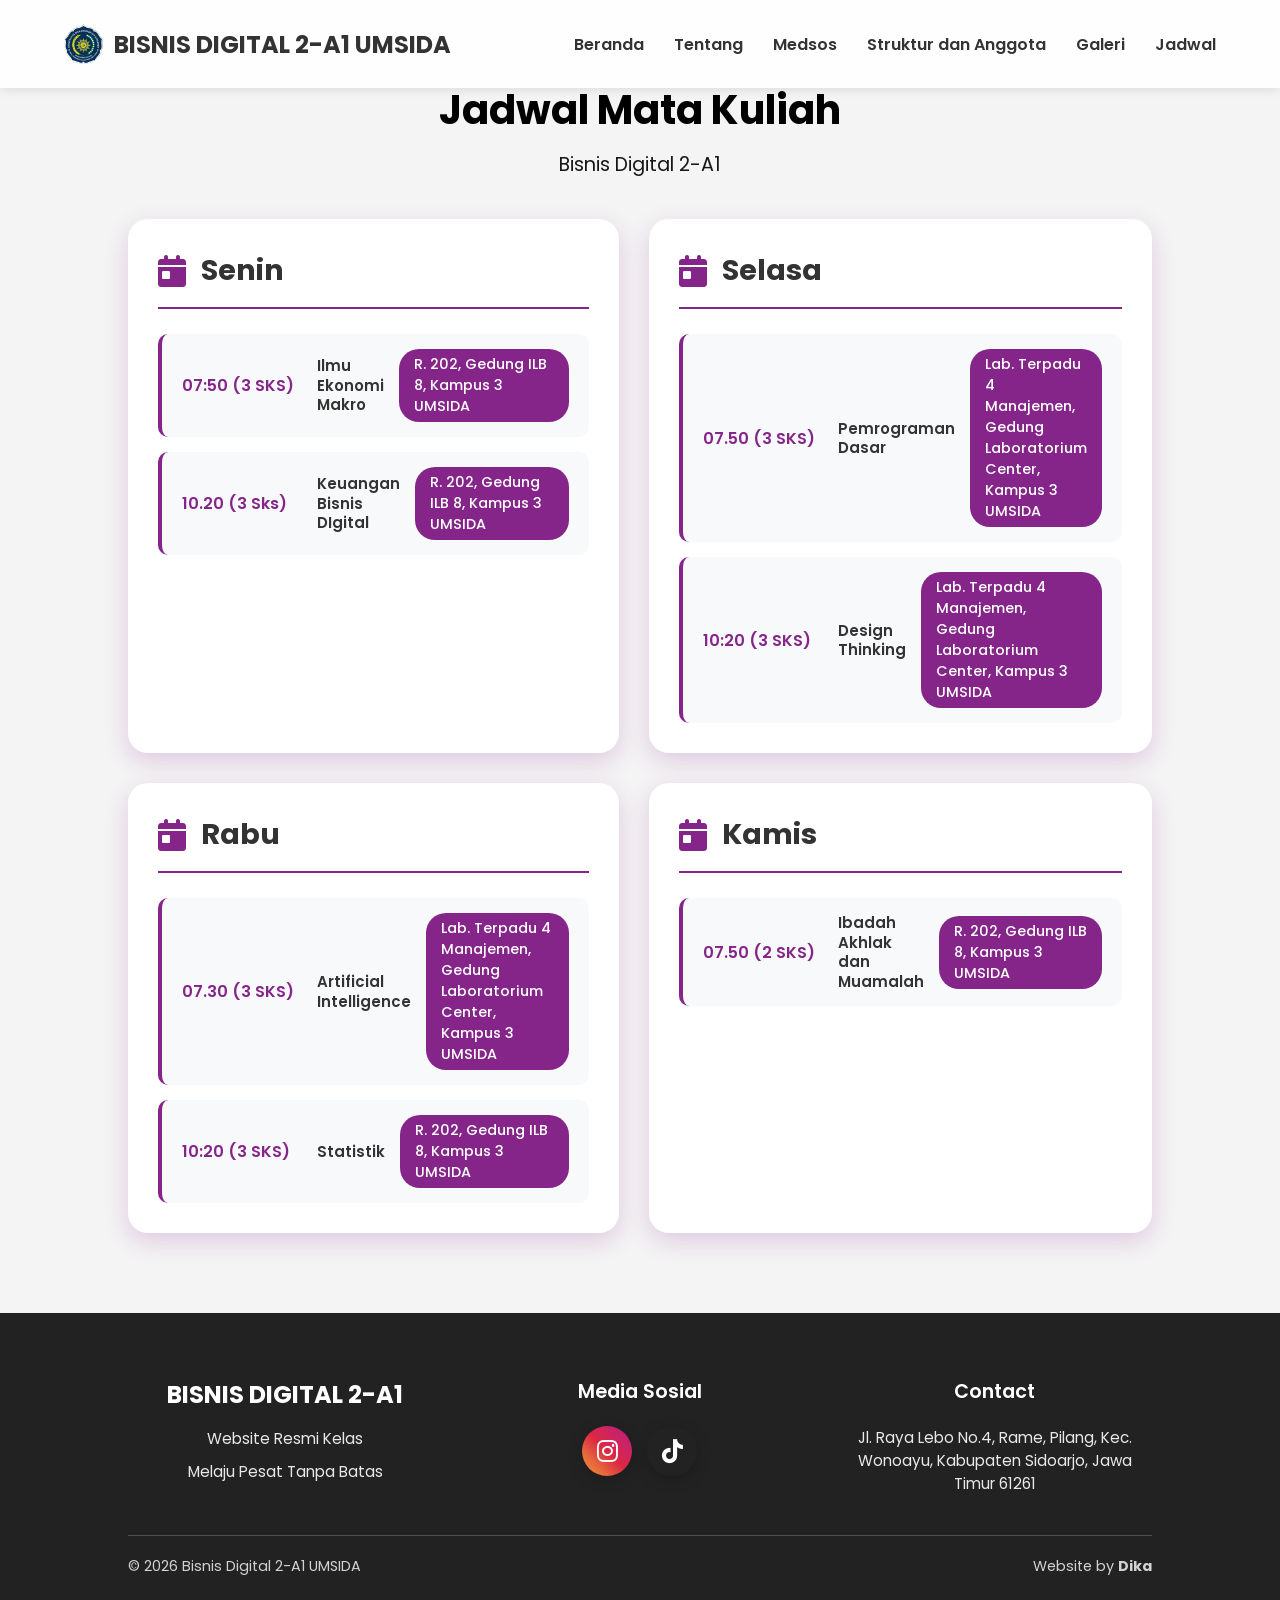
<file: jadwal matkul.html>
<!DOCTYPE html>
<html lang="id">
<head>
    <meta charset="UTF-8">
    <meta name="viewport" content="width=device-width, initial-scale=1.0">
    <title>Jadwal Mata Kuliah - BISNIS DIGITAL 2-A1</title>
    <!-- Google Fonts -->
    <link href="https://fonts.googleapis.com/css2?family=Poppins:wght@300;400;600;700&display=swap" rel="stylesheet">
    <!-- Font Awesome untuk Icon -->
    <link rel="stylesheet" href="https://cdnjs.cloudflare.com/ajax/libs/font-awesome/6.0.0/css/all.min.css">
    <!-- CSS -->
    <link rel="stylesheet" href="style.css">
</head>
<body>

    <!-- Navbar -->
    <nav class="navbar">
        <div class="logo">
            <img src="logo.png" alt="Logo">
            <span>BISNIS DIGITAL 2-A1 UMSIDA</span>
        </div>
        <ul class="nav-links">
            <li><a href="index.html">Beranda</a></li>
            <li><a href="index.html#about">Tentang</a></li>
            <li><a href="index.html#social">Medsos</a></li>
            <li><a href="index.html#struktur">Struktur dan Anggota</a></li>
            <li><a href="index.html#gallery">Galeri</a></li>
            <li><a href="jadwal.html" class="active">Jadwal</a></li>
        </ul>
    </nav>

    <!-- Jadwal Section -->
    <section class="jadwal-section">
        <div class="jadwal-container">
            <h2>Jadwal Mata Kuliah</h2>
            <p class="jadwal-subtitle">Bisnis Digital 2-A1</p>
            
            <div class="jadwal-grid">
                <!-- Senin -->
                <div class="jadwal-card">
                    <div class="jadwal-header">
                        <i class="fas fa-calendar-day"></i>
                        <h3>Senin</h3>
                    </div>
                    <div class="jadwal-list">
                        <div class="jadwal-item">
                            <span class="time">07:50 (3 SKS)</span>
                            <span class="subject">Ilmu Ekonomi Makro</span>
                            <span class="room">R. 202, Gedung ILB 8, Kampus 3 UMSIDA</span>
                        </div>
                        <div class="jadwal-item">
                            <span class="time">10.20 (3 Sks)</span>
                            <span class="subject">Keuangan Bisnis DIgital</span>
                            <span class="room">R. 202, Gedung ILB 8, Kampus 3 UMSIDA</span>
                        </div>
                    </div>
                </div>

                <!-- Selasa -->
                <div class="jadwal-card">
                    <div class="jadwal-header">
                        <i class="fas fa-calendar-day"></i>
                        <h3>Selasa</h3>
                    </div>
                    <div class="jadwal-list">
                        <div class="jadwal-item">
                            <span class="time">07.50 (3 SKS)</span>
                            <span class="subject">Pemrograman Dasar</span>
                            <span class="room">Lab. Terpadu 4 Manajemen, Gedung Laboratorium Center, Kampus 3 UMSIDA</span>
                        </div>
                        <div class="jadwal-item">
                            <span class="time">10:20 (3 SKS)</span>
                            <span class="subject">Design Thinking</span>
                            <span class="room">Lab. Terpadu 4 Manajemen, Gedung Laboratorium Center, Kampus 3 UMSIDA</span>
                        </div>
                    </div>
                </div>

                <!-- Rabu -->
                <div class="jadwal-card">
                    <div class="jadwal-header">
                        <i class="fas fa-calendar-day"></i>
                        <h3>Rabu</h3>
                    </div>
                    <div class="jadwal-list">
                        <div class="jadwal-item">
                            <span class="time">07.30 (3 SKS)</span>
                            <span class="subject">Artificial Intelligence</span>
                            <span class="room">Lab. Terpadu 4 Manajemen, Gedung Laboratorium Center, Kampus 3 UMSIDA</span>
                        </div>
                        <div class="jadwal-item">
                            <span class="time">10:20 (3 SKS)</span>
                            <span class="subject">Statistik</span>
                            <span class="room">R. 202, Gedung ILB 8, Kampus 3 UMSIDA</span>
                        </div>
                    </div>
                </div>

                <!-- Kamis -->
                <div class="jadwal-card">
                    <div class="jadwal-header">
                        <i class="fas fa-calendar-day"></i>
                        <h3>Kamis</h3>
                    </div>
                    <div class="jadwal-list">
                        <div class="jadwal-item">
                            <span class="time">07.50 (2 SKS)</span>
                            <span class="subject">Ibadah Akhlak dan Muamalah</span>
                            <span class="room">R. 202, Gedung ILB 8, Kampus 3 UMSIDA</span>
                        </div>
                    </div>
                </div>
            </div>
        </div>
    </section>

     <!-- Footer -->
    <footer class="footer">
        <div class="footer-container">

            <div class="footer-info">
                <h3>BISNIS DIGITAL 2-A1</h3>
                <p>Website Resmi Kelas</p>
                <p>Melaju Pesat Tanpa Batas</p>
            </div>

            <div class="footer-social">
                <h3>Media Sosial</h3>
                <div class="social-links">
                    <a href="https://www.instagram.com/bigvoners" target="_blank" class="social-icon instagram">
                        <i class="fab fa-instagram"></i>
                    </a>
                    <a href="https://www.tiktok.com/@bisnisdigital.umsida" target="_blank" class="social-icon tiktok">
                        <i class="fab fa-tiktok"></i>
                    </a>
                </div>
            </div>

            <div class="footer-contact">
                <h3>Contact</h3>
                <div class="contact-info">
                    <p>Jl. Raya Lebo No.4, Rame, Pilang, Kec. Wonoayu, Kabupaten Sidoarjo, Jawa Timur 61261</p>
                </div>
            </div>
        </div>

        <div class="footer-bottom">
            <div class="copyright">
                <p>&copy; 2026 Bisnis Digital 2-A1 UMSIDA</p>
            </div>
            <div class="website-by">
                <p>Website by <strong>Dika</strong></p>
            </div>
        </div>
    </footer>

</body>
</html>
</file>
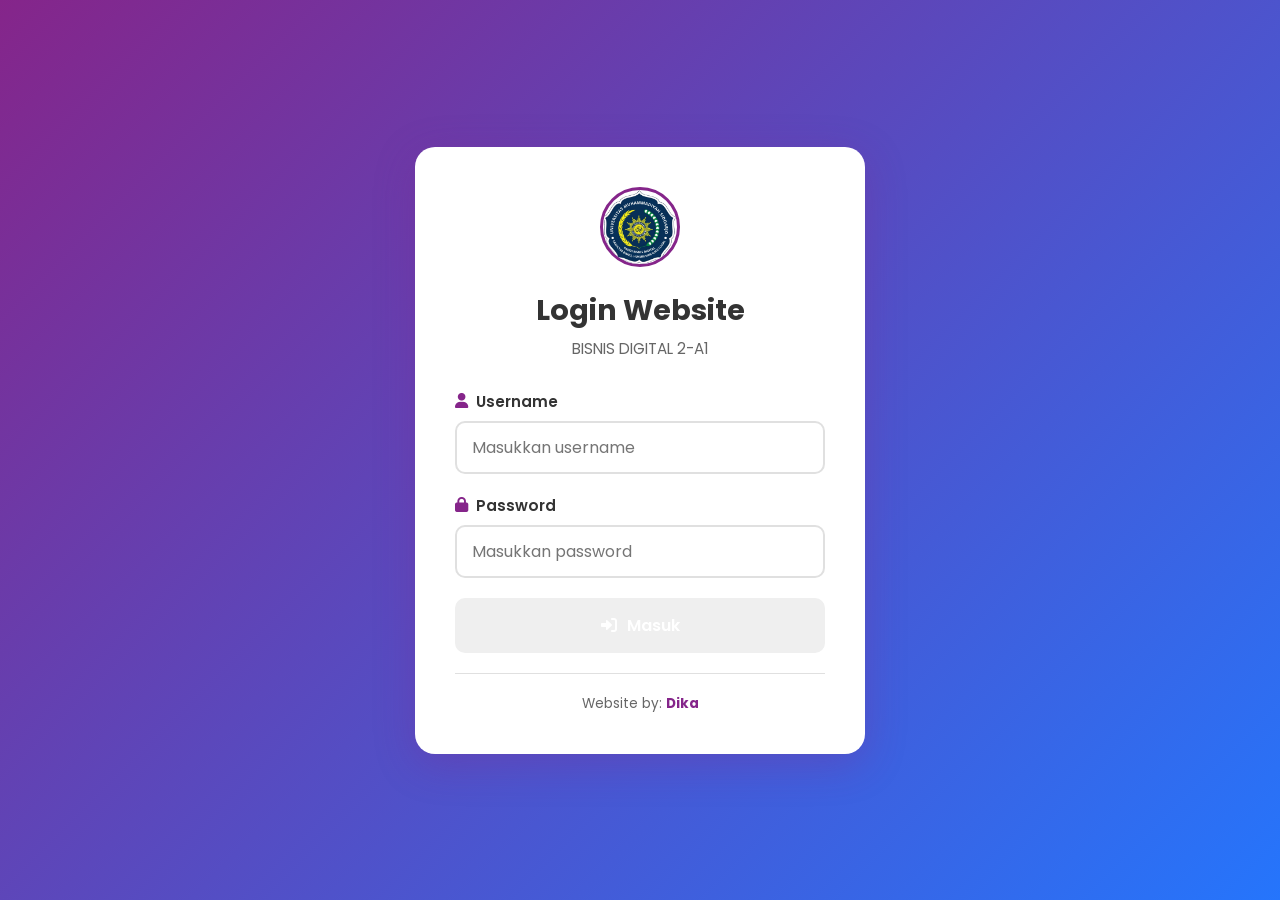
<file: login.html>
<!DOCTYPE html>
<html lang="id">
<head>
    <meta charset="UTF-8">
    <meta name="viewport" content="width=device-width, initial-scale=1.0">
    <title>Login - BISNIS DIGITAL 2-A1</title>
    <!-- Google Fonts -->
    <link href="https://fonts.googleapis.com/css2?family=Poppins:wght@300;400;600;700&display=swap" rel="stylesheet">
    <!-- Font Awesome untuk Icon -->
    <link rel="stylesheet" href="https://cdnjs.cloudflare.com/ajax/libs/font-awesome/6.0.0/css/all.min.css">
    <!-- CSS -->
    <link rel="stylesheet" href="style.css">
</head>
<body class="login-body">

    <!-- Login Container -->
    <div class="login-container">
        <div class="login-box">
            <div class="login-header">
                <img src="logo.png" alt="Logo" class="login-logo">
                <h2>Login Website</h2>
                <p>BISNIS DIGITAL 2-A1</p>
            </div>

            <form id="loginForm" class="login-form">
                <div class="form-group">
                    <label for="username">
                        <i class="fas fa-user"></i> Username
                    </label>
                    <input type="text" id="username" name="username" placeholder="Masukkan username" required>
                </div>

                <div class="form-group">
                    <label for="password">
                        <i class="fas fa-lock"></i> Password
                    </label>
                    <input type="password" id="password" name="password" placeholder="Masukkan password" required>
                </div>
                
                 <!-- Pesan Error/Success -->
                <div class="form-message" id="formMessage"></div>

                <button type="submit" class="login-btn">
                    <i class="fas fa-sign-in-alt"></i> Masuk
                </button>
            </form>

            <div class="login-footer">
                <p>Website by: <strong>Dika</p>
            </div>
        </div>
    </div>

    <!-- JavaScript -->
    <script src="login.js"></script>
</body>
</html>
</file>
<file: style.css>
* {
    margin: 0;
    padding: 0;
    box-sizing: border-box;
    font-family: 'Poppins', sans-serif;
}

:root {
    --primary-color: #6a11cb;
    --secondary-color: #2575fc;
    --text-color: #333;
    --bg-color: #f4f4f4;
    --glass-bg: rgba(255, 255, 255, 0.1);
    --glass-border: rgba(255, 255, 255, 0.2);
}

body {
    background-color: var(--bg-color);
    color: var(--text-color);
    overflow-x: hidden;
}

.navbar {
    display: flex !important;
    justify-content: space-between !important;
    align-items: center !important;
    padding: 1.5rem 5% !important;
    background: rgba(255, 255, 255, 0.9) !important;
    position: fixed !important;
    width: 100% !important;
    top: 0 !important;
    z-index: 1000 !important;
    box-shadow: 0 2px 10px rgba(0,0,0,0.1) !important;
}

.logo {
    display: flex !important;
    align-items: center !important;
    gap: 10px !important;
    color: #333 !important;
    font-size: 1.5rem !important;
    font-weight: 700 !important;
}

.logo img {
    height: 40px !important;
    width: auto !important;
    border-radius: 50% !important;
}

.nav-links {
    list-style: none;
    display: flex;
    gap: 30px;
    margin: 0;
    padding: 0;
}

.nav-links li {
    margin: 0 !important;
    padding: 0 !important;
}

.nav-links a {
    text-decoration: none !important;
    color: #333 !important;
    font-weight: 600 !important;
    font-size: 16px !important;
    transition: 0.3s !important;
}

.nav-links a:hover {
    color: #6a11cb !important;
}

.hero {
    height: 100vh;
    background: linear-gradient(135deg, var(--primary-color), var(--secondary-color));
    display: flex;
    justify-content: center;
    align-items: center;
    text-align: center;
    color: white;
    padding: 0 20px;
    margin-top: 90px;
}

.hero h1 {
    font-size: 3.5rem;
    margin-bottom: 1rem;
}

.highlight {
    color: #ffd700; 
    text-shadow: 2px 2px 4px rgba(0,0,0,0.3);
}

.hero p {
    font-size: 1.2rem;
    margin-bottom: 2rem;
    max-width: 600px;
    margin-left: auto;
    margin-right: auto;
}

.btn {
    padding: 10px 30px;
    background: white;
    color: var(--primary-color);
    text-decoration: none;
    border-radius: 50px;
    font-weight: 600;
    transition: 0.3s;
}

.btn:hover {
    transform: scale(1.05);
    box-shadow: 0 5px 15px rgba(0,0,0,0.2);
}

section {
    padding: 5rem 10%;
}

h2 {
    text-align: center;
    font-size: 2.5rem;
    margin-bottom: 3rem;
    color: var(--primary-color);
}

.about {
    background: white;
}

.about-content {
    display: flex;
    justify-content: center;
    align-items: center;
    gap: 2rem;
    flex-wrap: wrap;
}

.about-text {
    max-width: 600px;
    line-height: 1.6;
}

.stats {
    display: flex;
    gap: 20px;
    margin-top: 20px;
}

.stat-box {
    background: var(--bg-color);
    padding: 15px;
    border-radius: 10px;
    text-align: center;
    min-width: 100px;
}

.stat-box h3 {
    color: var(--secondary-color);
}

.social {
    padding: 5rem 10%;
    background: #f4f4f4;
    text-align: center;
}

.social h2 {
    color: #333;
    margin-bottom: 3rem;
    font-size: 2.5rem;
    font-weight: 700;
}

.social-container {
    display: flex;
    justify-content: center;
    gap: 30px;
    flex-wrap: wrap;
}

.social-box {
    display: flex;
    flex-direction: column;
    align-items: center;
    justify-content: center;
    width: 150px;
    height: 150px;
    background: linear-gradient(135deg, #6a11cb, #2575fc);
    border-radius: 15px;
    text-decoration: none;
    color: white;
    font-weight: 600;
    transition: 0.3s;
    box-shadow: 0 4px 15px rgba(106, 17, 203, 0.3);
}

.social-box:hover {
    transform: translateY(-10px);
    box-shadow: 0 8px 25px rgba(106, 17, 203, 0.5);
}

.social-box i {
    font-size: 3rem;
    margin-bottom: 10px;
}

.social-box span {
    font-size: 0.9rem;
}

@media (max-width: 768px) {
    .social-container {
        flex-direction: column;
        align-items: center;
    }
    
    .social-box {
        width: 100%;
        max-width: 300px;
    }
}

.struktur {
    padding: 5rem 10%;
    background: #f4f4f4;
    text-align: center;
}

.struktur h2 {
    color: #333;
    margin-bottom: 3rem;
    font-size: 2.5rem;
    font-weight: 700;
}

.struktur-container {
    display: flex;
    flex-wrap: wrap;
    justify-content: center;
    align-items: flex-start;
    gap: 40px;
}

.struktur-box.siswa {
    border: 2px solid #85258a;
    border-radius: 15px;
    padding: 25px;
    width: 150px;
    background: transparent;
    box-shadow: 0 4px 15px rgba(133, 37, 138, 0.15);
}

.foto-box {
    width: 100px;
    height: 100px;
    margin: 0 auto 15px;
    border-radius: 50%;
    overflow: hidden;
    border: 3px solid #85258a;
    box-shadow: 0 4px 10px rgba(0,0,0,0.2);
}

.foto-box img {
    width: 100%;
    height: 100%;
    object-fit: cover;
}

.struktur-box h3 {
    font-size: 1rem;
    margin-bottom: 5px;
    font-weight: 600;
    color: #333;
}

.struktur-box p {
    font-size: 0.85rem;
    color: #666;
    font-weight: 500;
}

.struktur-box:hover {
    transform: translateY(-10px);
    box-shadow: 0 12px 30px rgba(133, 37, 138, 0.3);
}

.struktur-box.wali-kelas:hover {
    transform: scale(1.15) translateY(-10px);
}

@media (max-width: 768px) {
    .struktur-container {
        flex-direction: column;
        align-items: center;
    }
    
    .struktur-box.wali-kelas {
        transform: scale(1);
    }
    
    .struktur-box {
        width: 100%;
        max-width: 200px;
    }
}

.anggota {
    padding: 5rem 10%;
    background: #f4f4f4;
    text-align: center;
}

.anggota h2 {
    color: #333;
    margin-bottom: 3rem;
    font-size: 2.5rem;
    font-weight: 700;
}

.pagination {
    display: flex;
    justify-content: center;
    align-items: center;
    gap: 20px;
    margin-bottom: 3rem;
}

.page-btn {
    padding: 10px 25px;
    background: #85258a;
    color: white;
    border: none;
    border-radius: 50px;
    font-weight: 600;
    cursor: pointer;
    transition: 0.3s;
}

.page-btn:hover {
    background: #6a11cb;
    transform: translateY(-2px);
}

.page-btn:disabled {
    background: #ccc;
    cursor: not-allowed;
    transform: none;
}

.page-indicator {
    font-size: 1.1rem;
    color: #333;
    font-weight: 600;
}

.anggota-container {
    display: grid;
    grid-template-columns: repeat(3, 1fr);
    gap: 30px;
    max-width: 1200px;
    margin: 0 auto;
}

.anggota-box {
    border: 2px solid #85258a;
    border-radius: 15px;
    padding: 25px;
    background: transparent;
    box-shadow: 0 4px 15px rgba(133, 37, 138, 0.15);
    transition: 0.3s;
}

.anggota-box:hover {
    transform: translateY(-10px);
    box-shadow: 0 12px 30px rgba(133, 37, 138, 0.3);
}

.foto-box {
    width: 100px;
    height: 100px;
    margin: 0 auto 15px;
    border-radius: 50%;
    overflow: hidden;
    border: 3px solid #85258a;
    box-shadow: 0 4px 10px rgba(0,0,0,0.2);
}

.foto-box img {
    width: 100%;
    height: 100%;
    object-fit: cover;
}

.anggota-box h3 {
    font-size: 1rem;
    margin-bottom: 5px;
    font-weight: 600;
    color: #333;
}

.anggota-box p {
    font-size: 0.85rem;
    color: #666;
    font-weight: 500;
}

@media (max-width: 768px) {
    .anggota-container {
        grid-template-columns: 1fr;
        gap: 20px;
    }
    
    .anggota-box {
        width: 100%;
        max-width: 300px;
        margin: 0 auto;
    }
    
    .pagination {
        flex-direction: column;
        gap: 10px;
    }
}

.gallery {
    background: var(--bg-color);
}

.gallery-grid {
    display: grid;
    grid-template-columns: repeat(auto-fit, minmax(250px, 1fr));
    gap: 20px;
}

.card {
    border-radius: 15px;
    overflow: hidden;
    box-shadow: 0 4px 15px rgba(0,0,0,0.1);
    transition: 0.3s;
}

.card:hover {
    transform: translateY(-10px);
}

.card img {
    width: 100%;
    height: 200px;
    object-fit: cover;
}

footer {
    background: #222;
    color: white;
    text-align: center;
    padding: 2rem;
}

@media (max-width: 768px) {
    .nav-links {
        display: none; 
    }
    
    .hero h1 {
        font-size: 2.5rem;
    }
}

/* ==================== LIGHTBOX ==================== */
.lightbox {
    display: none;
    position: fixed;
    z-index: 9999;
    left: 0;
    top: 0;
    width: 100%;
    height: 100%;
    background-color: rgba(0, 0, 0, 0.9);
    justify-content: center;
    align-items: center;
}

.lightbox-img {
    max-width: 90%;
    max-height: 80vh;
    border-radius: 10px;
    box-shadow: 0 0 20px rgba(255, 255, 255, 0.2);
    animation: zoomIn 0.3s ease;
}

@keyframes zoomIn {
    from { transform: scale(0.8); opacity: 0; }
    to { transform: scale(1); opacity: 1; }
}

.close-btn {
    position: absolute;
    top: 20px;
    right: 30px;
    color: white;
    font-size: 40px;
    font-weight: bold;
    cursor: pointer;
    z-index: 10000;
    transition: 0.3s;
}

.close-btn:hover {
    color: #ff6b6b;
}

.nav-btn {
    position: absolute;
    top: 50%;
    transform: translateY(-50%);
    background: rgba(133, 37, 138, 0.7);
    color: white;
    border: none;
    padding: 20px;
    font-size: 30px;
    cursor: pointer;
    border-radius: 50%;
    transition: 0.3s;
    z-index: 10000;
}

.nav-btn:hover {
    background: #85258a;
    transform: translateY(-50%) scale(1.1);
}

.nav-btn.prev {
    left: 30px;
}

.nav-btn.next {
    right: 30px;
}

.lightbox-caption {
    position: absolute;
    bottom: 20px;
    color: white;
    font-size: 1.2rem;
    text-align: center;
    width: 100%;
}

@media (max-width: 768px) {
    .nav-btn {
        padding: 15px;
        font-size: 25px;
    }
    
    .nav-btn.prev {
        left: 10px;
    }
    
    .nav-btn.next {
        right: 10px;
    }
}

/* ==================== FOOTER ==================== */
.footer {
    padding: 4rem 10% 2rem;
}

.footer-container {
    display: grid;
    grid-template-columns: repeat(3, 1fr);
    gap: 40px;
    max-width: 1200px;
    margin: 0 auto;
}

.footer-info h3 {
    font-size: 1.5rem;
    margin-bottom: 15px;
    font-weight: 700;
}

.footer-info p {
    font-size: 0.95rem;
    margin-bottom: 10px;
    opacity: 0.9;
}

.footer-social h3 {
    font-size: 1.2rem;
    margin-bottom: 20px;
    font-weight: 600;
    text-align: center; 
}

.social-links {
    display: flex;
    justify-content: center; 
    align-items: center;
    gap: 15px;
    margin: 0 auto; 
}

.social-icon {
    display: flex;
    align-items: center;
    justify-content: center;
    width: 50px;
    height: 50px;
    border-radius: 50%;
    text-decoration: none;
    color: white;
    font-size: 1.5rem;
    transition: 0.3s;
    box-shadow: 0 4px 15px rgba(0,0,0,0.2);
}

.social-icon:hover {
    transform: translateY(-5px);
    box-shadow: 0 8px 25px rgba(0,0,0,0.3);
}

.social-icon.instagram {
    background: linear-gradient(45deg, #f09433, #e6683c, #dc2743, #cc2366, #bc1888);
}

.social-icon.tiktok {
    background: linear-gradient(45deg, #000000);
}

.social-icon.whatsapp {
    background: linear-gradient(45deg, #25D366, #128C7E);
}

.footer-contact h3 {
    font-size: 1.2rem;
    margin-bottom: 20px;
    font-weight: 600;
}

.contact-info {
    display: flex;
    flex-direction: column;
    gap: 12px;
}

.contact-info p {
    font-size: 0.95rem;
    display: flex;
    align-items: center;
    gap: 10px;
    opacity: 0.9;
}

.contact-info i {
    width: 20px;
}

.footer-bottom {
    display: flex;
    justify-content: space-between;
    align-items: center;
    margin-top: 40px;
    padding-top: 20px;
    border-top: 1px solid rgba(255, 255, 255, 0.2);
}

.copyright {
    font-size: 0.9rem;
    opacity: 0.8;
}

.copyright i {
    color: #ff6b6b;
}

.website-by {
    font-size: 0.9rem;
    opacity: 0.8;
}

.website-by strong {
    color: #fff;
    font-weight: 700;
}

@media (max-width: 768px) {
    .footer-container {
        grid-template-columns: 1fr;
        gap: 30px;
        text-align: center;
    }
    
    .social-links {
        justify-content: center;
    }
    
    .contact-info p {
        justify-content: center;
    }
    
    .footer-bottom {
        flex-direction: column;
        gap: 10px;
        text-align: center;
    }
}

/* ==================== JADWAL ==================== */
.jadwal-section {
    padding: 5rem 10%;
    background: linear-gradient(135deg, #f4f4f4);
    min-height: 100vh;
}

.jadwal-container {
    max-width: 1400px;
    margin: 0 auto;
}

.jadwal-section h2 {
    text-align: center;
    color: black;
    font-size: 2.5rem;
    margin-bottom: 10px;
    font-weight: 700;
}

.jadwal-subtitle {
    text-align: center;
    color: black;
    font-size: 1.2rem;
    margin-bottom: 40px;
    opacity: 0.9;
}

.jadwal-grid {
    display: grid;
    grid-template-columns: repeat(2, 1fr);
    gap: 30px;
}

.jadwal-card {
    background: white;
    border-radius: 20px;
    padding: 30px;
    box-shadow: 0 8px 25px rgba(133, 37, 138, 0.2);
    transition: 0.3s;
}

.jadwal-card:hover {
    transform: translateY(-10px);
    box-shadow: 0 12px 35px rgba(133, 37, 138, 0.3);
}

.jadwal-header {
    display: flex;
    align-items: center;
    gap: 15px;
    margin-bottom: 25px;
    padding-bottom: 15px;
    border-bottom: 2px solid #85258a;
}

.jadwal-header i {
    font-size: 2rem;
    color: #85258a;
}

.jadwal-header h3 {
    font-size: 1.8rem;
    color: #333;
    font-weight: 700;
}

.jadwal-list {
    display: flex;
    flex-direction: column;
    gap: 15px;
}

.jadwal-item {
    display: flex;
    justify-content: space-between;
    align-items: center;
    padding: 15px 20px;
    background: #f8f9fa;
    border-radius: 10px;
    border-left: 4px solid #85258a;
    transition: 0.3s;
}

.jadwal-item:hover {
    background: #e8e0e9;
    transform: translateX(5px);
}

.jadwal-item .time {
    font-weight: 600;
    color: #85258a;
    min-width: 120px;
}

.jadwal-item .subject {
    font-weight: 600;
    color: #333;
    flex: 1;
    padding: 0 15px;
}

.jadwal-item .room {
    font-weight: 500;
    color: #666;
    background: #85258a;
    color: white;
    padding: 5px 15px;
    border-radius: 20px;
    font-size: 0.9rem;
}

@media (max-width: 768px) {
    .jadwal-grid {
        grid-template-columns: 1fr;
    }
    
    .jadwal-item {
        flex-direction: column;
        align-items: flex-start;
        gap: 10px;
    }
    
    .jadwal-item .time {
        min-width: auto;
    }
    
    .jadwal-item .room {
        width: 100%;
        text-align: center;
    }
}

/* ==================== LOGIN ==================== */
.login-body {
    background: linear-gradient(135deg, #85258a, #2575fc); 
    min-height: 100vh;
    display: flex;
    justify-content: center;
    align-items: center;
    padding: 20px;
}

.login-container {
    width: 100%;
    max-width: 450px;
}

.login-box {
    background: white;
    border-radius: 20px;
    padding: 40px;
    box-shadow: 0 10px 40px rgba(133, 37, 138, 0.3);
}

.login-header {
    text-align: center;
    margin-bottom: 30px;
}

.login-logo {
    width: 80px;
    height: 80px;
    border-radius: 50%;
    margin-bottom: 15px;
    border: 3px solid #85258a;
}

.login-header h2 {
    color: #333;
    font-size: 1.8rem;
    margin-bottom: 5px;
}

.login-header p {
    color: #666;
    font-size: 0.95rem;
}

.login-form {
    display: flex;
    flex-direction: column;
    gap: 20px;
}

.form-group {
    display: flex;
    flex-direction: column;
    gap: 8px;
}

.form-group label {
    color: #333;
    font-weight: 600;
    font-size: 0.95rem;
    display: flex;
    align-items: center;
    gap: 8px;
}

.form-group label i {
    color: #85258a;
}

.form-group input {
    padding: 12px 15px;
    border: 2px solid #e0e0e0;
    border-radius: 10px;
    font-size: 1rem;
    transition: 0.3s;
}

.form-group input:focus {
    outline: none;
    border-color: #85258a;
    box-shadow: 0 0 0 3px rgba(133, 37, 138, 0.1);
}

.form-message {
    padding: 10px 15px;
    border-radius: 8px;
    font-size: 0.9rem;
    text-align: center;
    display: none;
}

.form-message.show {
    display: block;
}

.login-btn {
    padding: 15px;
    background: linear-gradient(135deg, #85258a);
    color: white;
    border: none;
    border-radius: 10px;
    font-size: 1rem;
    font-weight: 600;
    cursor: pointer;
    transition: 0.3s;
    display: flex;
    align-items: center;
    justify-content: center;
    gap: 10px;
}

.login-btn:hover {
    transform: translateY(-2px);
    box-shadow: 0 5px 15px rgba(133, 37, 138, 0.3);
}

.login-footer {
    text-align: center;
    margin-top: 20px;
    padding-top: 20px;
    border-top: 1px solid #e0e0e0;
}

.login-footer p {
    color: #666;
    font-size: 0.85rem;
}

.login-footer strong {
    color: #85258a;
}

.logout-btn {
    color: #ff6b6b !important;
}

.logout-btn:hover {
    color: #ff4757 !important;
}

/* ==================== LOGIN ==================== */
.login-body {
    background: linear-gradient(135deg, #6a11cb);
    min-height: 100vh;
    display: flex;
    justify-content: center;
    align-items: center;
    padding: 20px;
}

.login-container {
    width: 100%;
    max-width: 450px;
}

.login-box {
    background: white;
    border-radius: 20px;
    padding: 40px;
    box-shadow: 0 10px 40px rgba(133, 37, 138, 0.3);
}

.login-header {
    text-align: center;
    margin-bottom: 30px;
}

.login-logo {
    width: 80px;
    height: 80px;
    border-radius: 50%;
    margin-bottom: 15px;
    border: 3px solid #85258a;
}

.login-header h2 {
    color: #333;
    font-size: 1.8rem;
    margin-bottom: 5px;
}

.login-header p {
    color: #666;
    font-size: 0.95rem;
}

.login-form {
    display: flex;
    flex-direction: column;
    gap: 20px;
}

.form-group {
    display: flex;
    flex-direction: column;
    gap: 8px;
}

.form-group label {
    color: #333;
    font-weight: 600;
    font-size: 0.95rem;
    display: flex;
    align-items: center;
    gap: 8px;
}

.form-group label i {
    color: #85258a;
}

.form-group input {
    padding: 12px 15px;
    border: 2px solid #e0e0e0;
    border-radius: 10px;
    font-size: 1rem;
    transition: 0.3s;
}

.form-group input:focus {
    outline: none;
    border-color: #85258a;
    box-shadow: 0 0 0 3px rgba(133, 37, 138, 0.1);
}

.form-message {
    padding: 12px 15px;
    border-radius: 8px;
    font-size: 0.9rem;
    text-align: center;
    display: none;
    animation: fadeIn 0.3s ease;
}

@keyframes fadeIn {
    from { opacity: 0; transform: translateY(-10px); }
    to { opacity: 1; transform: translateY(0); }
}

.form-message.show {
    display: block;
}

.login-btn {
    padding: 15px;
    background: linear-gradient(135deg, #85258a);
    color: white;
    border: none;
    border-radius: 10px;
    font-size: 1rem;
    font-weight: 600;
    cursor: pointer;
    transition: 0.3s;
    display: flex;
    align-items: center;
    justify-content: center;
    gap: 10px;
}

.login-btn:hover {
    transform: translateY(-2px);
    box-shadow: 0 5px 15px rgba(133, 37, 138, 0.3);
}

.login-footer {
    text-align: center;
    margin-top: 20px;
    padding-top: 20px;
    border-top: 1px solid #e0e0e0;
}

.login-footer p {
    color: #666;
    font-size: 0.85rem;
}

.login-footer strong {
    color: #85258a;
}

.logout-btn {
    color: #ff6b6b !important;
}

.logout-btn:hover {
    color: #ff4757 !important;
}

.logout-btn {
    color: #ff6b6b !important;
    font-weight: 600 !important;
}

.logout-btn:hover {
    color: #ff4757 !important;
    transform: translateY(-2px);
}

.logout-btn i {
    margin-right: 5px;
}

/* ==================== RESPONSIVE MOBILE ==================== */
@media (max-width: 768px) {
    .navbar {
        padding: 1rem 5%;
    }

    @media (max-width:768px){

/* sembunyikan menu awal */
.nav-links{
display:none;
flex-direction:column;

position:absolute;
top:60px;
right:10px;

width:200px;

background:rgba(255,255,255,0.95);

padding:12px;

border-radius:10px;

box-shadow:0 8px 20px rgba(0,0,0,0.15);
}

/* menu muncul saat hamburger diklik */
.nav-links.active{
display:flex;
}

/* tampilkan hamburger */
.burger{
display:flex;
flex-direction:column;
cursor:pointer;
}

.burger div{
width:24px;
height:3px;
background:#000;
margin:4px 0;
}

}

    .hero {
        padding: 4rem 1rem;
    }

    .hero h1 {
        font-size: 1.5rem;
    }

    .about-content {
        flex-direction: column;
    }

    .stats {
        flex-direction: column;
        gap: 1rem;
    }

    .struktur-container {
        flex-direction: column;
        gap: 2rem;
    }

    .anggota-container {
        grid-template-columns: 1fr;
    }

    .footer-container {
        flex-direction: column;
        gap: 2rem;
    }

    .login-box {
        width: 90%;
        padding: 2rem;
    }

    .logout-btn {
        font-size: 0.9rem;
    }
}

/* ==================== STATS CENTER ==================== */
.stats {
    display: flex;
    justify-content: center; 
    align-items: center;     
    gap: 2rem;             
    flex-wrap: wrap;         
    margin: 2rem 0;          
}

.stat-box {
    text-align: center;      
    padding: 1.5rem;
    background: white;
    border-radius: 8px;
    box-shadow: 0 4px 15px rgba(0,0,0,0.1);
    min-width: 150px;        
    flex: 1;                 
    max-width: 200px;        
}

.stat-box h3 {
    font-size: 2rem;
    color: #85258a;
    margin-bottom: 0.5rem;
}

.stat-box p {
    font-size: 1rem;
    color: #666;
    margin: 0;
}

/* ==================== SECTION PENGUMUMAN ==================== */
.pengumuman-section {
    padding: 80px 5%;
    background: #f5f5f5;
}

.pengumuman-section .container {
    max-width: 1200px;
    margin: 0 auto;
}

.pengumuman-section h2 {
    text-align: center;
    font-size: 2.5rem;
    margin-bottom: 3rem;
    color: #333;
}

.pengumuman-grid {
    display: grid;
    grid-template-columns: repeat(auto-fit, minmax(300px, 1fr));
    gap: 2rem;
}

.pengumuman-card {
    background: white;
    padding: 2rem;
    border-radius: 12px;
    box-shadow: 0 4px 15px rgba(0,0,0,0.1);
    transition: all 0.3s ease;
    cursor: pointer;
}

.pengumuman-card:hover {
    transform: translateY(-5px);
    box-shadow: 0 8px 25px rgba(0,0,0,0.2);
    border: 2px solid #85258a;
}

.pengumuman-header {
    display: flex;
    justify-content: space-between;
    align-items: center;
    margin-bottom: 1rem;
}

.pengumuman-tag {
    background: #85258a;
    color: white;
    padding: 0.25rem 0.75rem;
    border-radius: 20px;
    font-size: 0.85rem;
    font-weight: 600;
}

.pengumuman-date {
    font-size: 0.9rem;
    color: #666;
}

.pengumuman-card h3 {
    font-size: 1.3rem;
    margin-bottom: 0.75rem;
    color: #333;
}

.pengumuman-card p {
    font-size: 1rem;
    line-height: 1.6;
    color: #666;
    margin-bottom: 1rem;
}

/* ==================== MODAL PENGUMUMAN ==================== */
.pengumuman-modal {
    display: none;
    position: fixed;
    z-index: 1000;
    left: 0;
    top: 0;
    width: 100%;
    height: 100%;
    background: rgba(0,0,0,0.8);
    animation: fadeIn 0.3s ease;
}

.pengumuman-modal.show {
    display: flex;
    justify-content: center;
    align-items: center;
}

.pengumuman-modal-content {
    background: white;
    padding: 3rem;
    border-radius: 16px;
    max-width: 800px;
    width: 90%;
    max-height: 90vh;
    overflow-y: auto;
    position: relative;
    animation: slideUp 0.3s ease;
    box-shadow: 0 10px 40px rgba(0,0,0,0.3);
}

.pengumuman-close-btn {
    position: absolute;
    top: 1.5rem;
    right: 2rem;
    font-size: 2.5rem;
    cursor: pointer;
    color: #666;
    transition: color 0.3s;
    z-index: 10;
}

.pengumuman-close-btn:hover {
    color: #333;
}

.pengumuman-modal-body h3 {
    font-size: 2.5rem;
    margin-bottom: 1.5rem;
    color: #85258a;
    line-height: 1.2;
}

.pengumuman-modal-body p {
    font-size: 1.2rem;
    line-height: 1.8;
    color: #666;
    margin-bottom: 1.5rem;
}

.pengumuman-modal-body .pengumuman-date {
    font-size: 1.1rem;
    color: #85258a;
    font-weight: 600;
    margin-bottom: 1.5rem;
    display: flex;
    align-items: center;
    gap: 0.5rem;
}

.pengumuman-modal-body .pengumuman-tag {
    display: inline-block;
    background: #85258a;
    color: white;
    padding: 0.5rem 1rem;
    border-radius: 25px;
    font-size: 1rem;
    margin-bottom: 1.5rem;
    font-weight: 600;
}

/* ==================== ANIMASI ==================== */
@keyframes fadeIn {
    from { opacity: 0; }
    to { opacity: 1; }
}

@keyframes slideUp {
    from {
        transform: translateY(50px);
        opacity: 0;
    }
    to {
        transform: translateY(0);
        opacity: 1;
    }
}

/* ==================== RESPONSIVE MOBILE ==================== */
@media (max-width: 768px) {
    .pengumuman-section {
        padding: 60px 5%;
    }

    .pengumuman-section h2 {
        font-size: 2rem;
        margin-bottom: 2rem;
    }

    .pengumuman-grid {
        grid-template-columns: 1fr;
    }

    .pengumuman-card {
        padding: 1.5rem;
    }

    .pengumuman-modal-content {
        padding: 2rem;
        width: 95%;
        max-height: 85vh;
    }

    .pengumuman-modal-body h3 {
        font-size: 1.8rem;
    }

    .pengumuman-modal-body p {
        font-size: 1rem;
    }

    .pengumuman-close-btn {
        top: 1rem;
        right: 1.5rem;
        font-size: 2rem;
    }
}

/* ==================== RESPONSIVE MOBILE (HP) ==================== */

/* Tablet (768px - 1024px) */
@media (max-width: 1024px) {
    .container {
        padding: 0 3%;
    }
    
    .hero h1 {
        font-size: 2.5rem;
    }
}

/* Mobile (max 768px) */
@media (max-width: 768px) {
    /* Navbar Mobile */
    .navbar {
        padding: 1rem 5%;
    }
    
    .navbar{
        display:flex;
        justify-content:space-between;
        align-items:center;
        padding:8px 12px;
    }

    .logo{
        font-size:14px;
    }

    .logo img{
        width:28px;
        height:28px;
    }

    .nav-links li{
        list-style:none;
    }

    .nav-links a{
        padding:4px 6px;
        font-size:12px;
    }
 
    .burger {
        display: flex;
    }
    
    /* Hero Section */
    .hero {
        padding: 120px 5% 80px;
    }
    
    .hero h1 {
        font-size: 2rem;
    }
    
    .hero p {
        font-size: 1rem;
    }
    
    /* Section Umum */
    section {
        padding: 60px 5%;
    }
    
    h2 {
        font-size: 1.8rem;
    }
    
    /* Grid Layout - 1 Kolom di HP */
    .pengumuman-grid,
    .social-grid,
    .struktur-container,
    .jadwal-grid {
        grid-template-columns: 1fr;
        gap: 1.5rem;
    }
    
    /* Card - Padding Lebih Kecil di HP */
    .pengumuman-card,
    .social-card,
    .struktur-box,
    .jadwal-card {
        padding: 1.5rem;
    }
    
    /* Modal */
    .pengumuman-modal-content {
        padding: 1.5rem;
        width: 95%;
    }
    
    .pengumuman-modal-body h3 {
        font-size: 1.5rem;
    }
    
    .pengumuman-modal-body p {
        font-size: 1rem;
    }
    
    .pengumuman-close-btn {
        top: 1rem;
        right: 1.5rem;
        font-size: 2rem;
    }
    
    /* Footer */
    .footer {
        padding: 2rem 5%;
    }
}

/* Mobile Kecil (max 480px) */
@media (max-width: 480px) {
    .hero h1 {
        font-size: 1.5rem;
    }
    
    h2 {
        font-size: 1.5rem;
    }
    
    .pengumuman-card,
    .social-card,
    .struktur-box,
    .jadwal-card {
        padding: 1rem;
    }
    
    .pengumuman-modal-content {
        padding: 1rem;
    }
}

/* tombol burger */
.burger{
display:none;
flex-direction:column;
cursor:pointer;
}

.burger div{
width:25px;
height:3px;
background:white;
margin:4px;
}

/* tampilan HP */
@media (max-width:768px){

.nav-links.active{
display:flex;
}

.burger{
display:flex;
}

}

/* MOBILE NAVBAR */
@media (max-width:768px){

.burger{
display:flex;
flex-direction:column;
cursor:pointer;
padding:6px;
border:1px solid #ccc;
border-radius:6px;
}

.burger div{
width:22px;
height:3px;
background:#000;
margin:3px 0;
}

.nav-links li{
margin:8px 0;
list-style:none;
}

.nav-links a{
color:black;
text-decoration:none;
font-size:14px;
font-weight:500;
}

.nav-links.active{
display:flex;
}

}

@media (max-width:768px){

.burger{
display:flex;
flex-direction:column;
cursor:pointer;
}

.burger div{
width:22px;
height:3px;
background:#000;
margin:4px 0;
}

.nav-links li{
margin:8px 0;
list-style:none;
}

.nav-links a{
color:black;
text-decoration:none;
}

.nav-links.active{
display:flex;
}

}

/* ==================== SECTION IZIN ==================== */

.izin-section{
padding:80px 20px;
text-align:center;
background:#f9f9f9;
}

.izin-section h2{
font-size:28px;
margin-bottom:15px;
}

.izin-section p{
font-size:16px;
color:#555;
}

/* tombol izin */

.btn-izin{
display:inline-block;
margin-top:25px;
padding:14px 35px;
background:#85258a;
color:white;
text-decoration:none;
border-radius:10px;
font-weight:bold;
font-size:16px;
transition:0.3s;
}

.btn-izin:hover{
background:#85258a;
transform:scale(1.05);
}

/* ==================== RESPONSIVE HP ==================== */

@media (max-width:768px){

.btn-izin{
padding:12px 30px;
font-size:15px;
}

}

/* ================== INFO MATA KULIAH ================== */

.matkul-info{
display:flex;
flex-direction:column;
flex:1;
padding:0 12px;
}

/* nama mata kuliah */

.subject{
font-weight:600;
font-size:15px;
color:#222;
line-height:1.3;
}

/* PJ mata kuliah */

.pj{
font-size:13px;
color:#666;
margin-top:4px;
display:flex;
align-items:center;
}

/* icon kecil PJ */

.pj::before{
content:"👤";
font-size:13px;
margin-right:6px;
}


/* ================== RESPONSIVE TABLET ================== */

@media (max-width:992px){

.subject{
font-size:14px;
}

.pj{
font-size:12px;
}

}


/* ================== RESPONSIVE HP ================== */

@media (max-width:768px){

.matkul-info{
padding:0 8px;
}

.subject{
font-size:13px;
}

.pj{
font-size:11px;
margin-top:3px;
}

.pj::before{
font-size:11px;
}

}

/* FORM IZIN */

.izin-form{
display:none;
margin-top:20px;
background:white;
padding:20px;
border-radius:12px;
box-shadow:0 6px 15px rgba(0,0,0,0.15);
width:260px;
margin-left:auto;
margin-right:auto;
}

.izin-form select{
width:100%;
padding:10px;
border-radius:8px;
border:1px solid #ddd;
margin-bottom:12px;
font-size:14px;
}

.btn-kirim{
background:#25D366;
color:white;
border:none;
padding:10px;
border-radius:8px;
width:100%;
cursor:pointer;
font-weight:600;
}

.btn-kirim:hover{
background:#1ebe5d;
}

/* ==================== RESPONSIVE IZIN ==================== */

@media (max-width:768px){

.izin-section{
padding:60px 15px;
}

.btn-izin{
width:100%;
max-width:220px;
font-size:15px;
padding:12px;
}

.izin-form{
width:100%;
max-width:260px;
padding:18px;
}

.izin-form select{
font-size:14px;
padding:9px;
}

.btn-kirim{
font-size:14px;
padding:10px;
}

}
</file>
